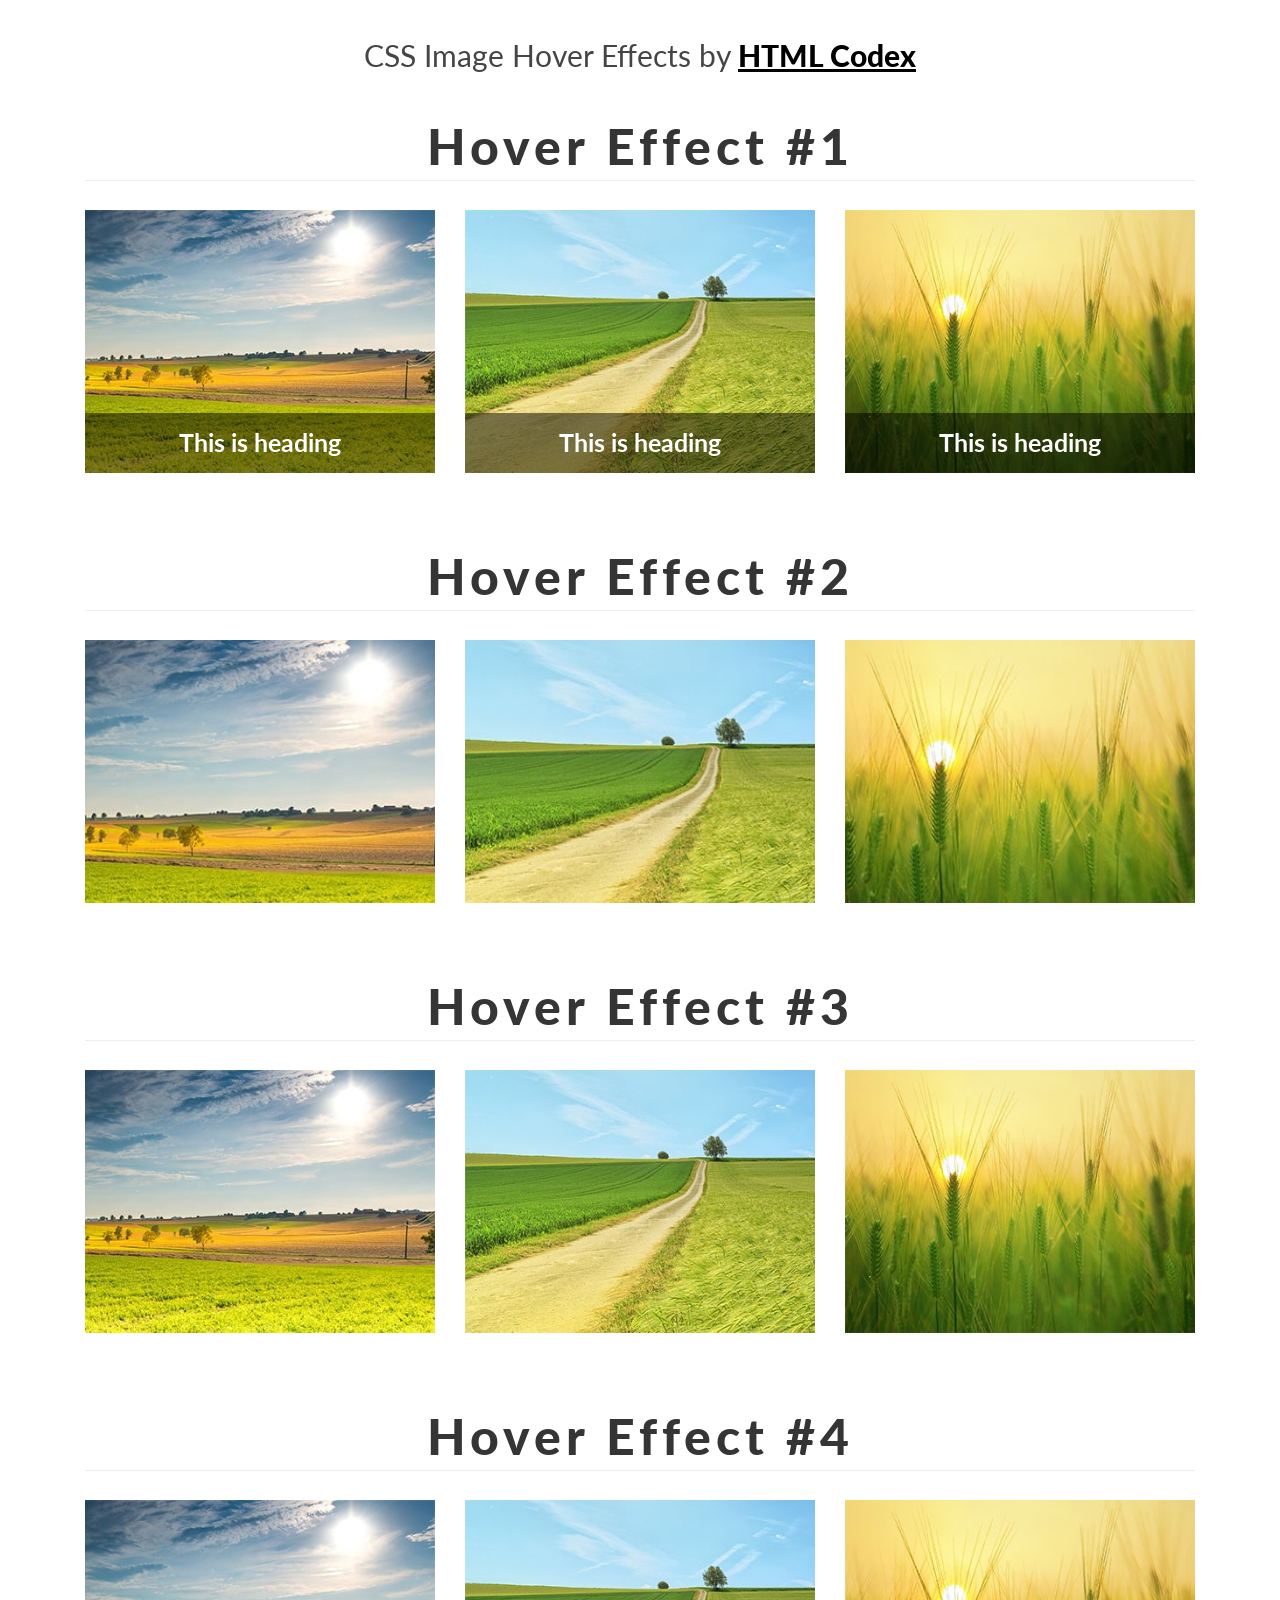
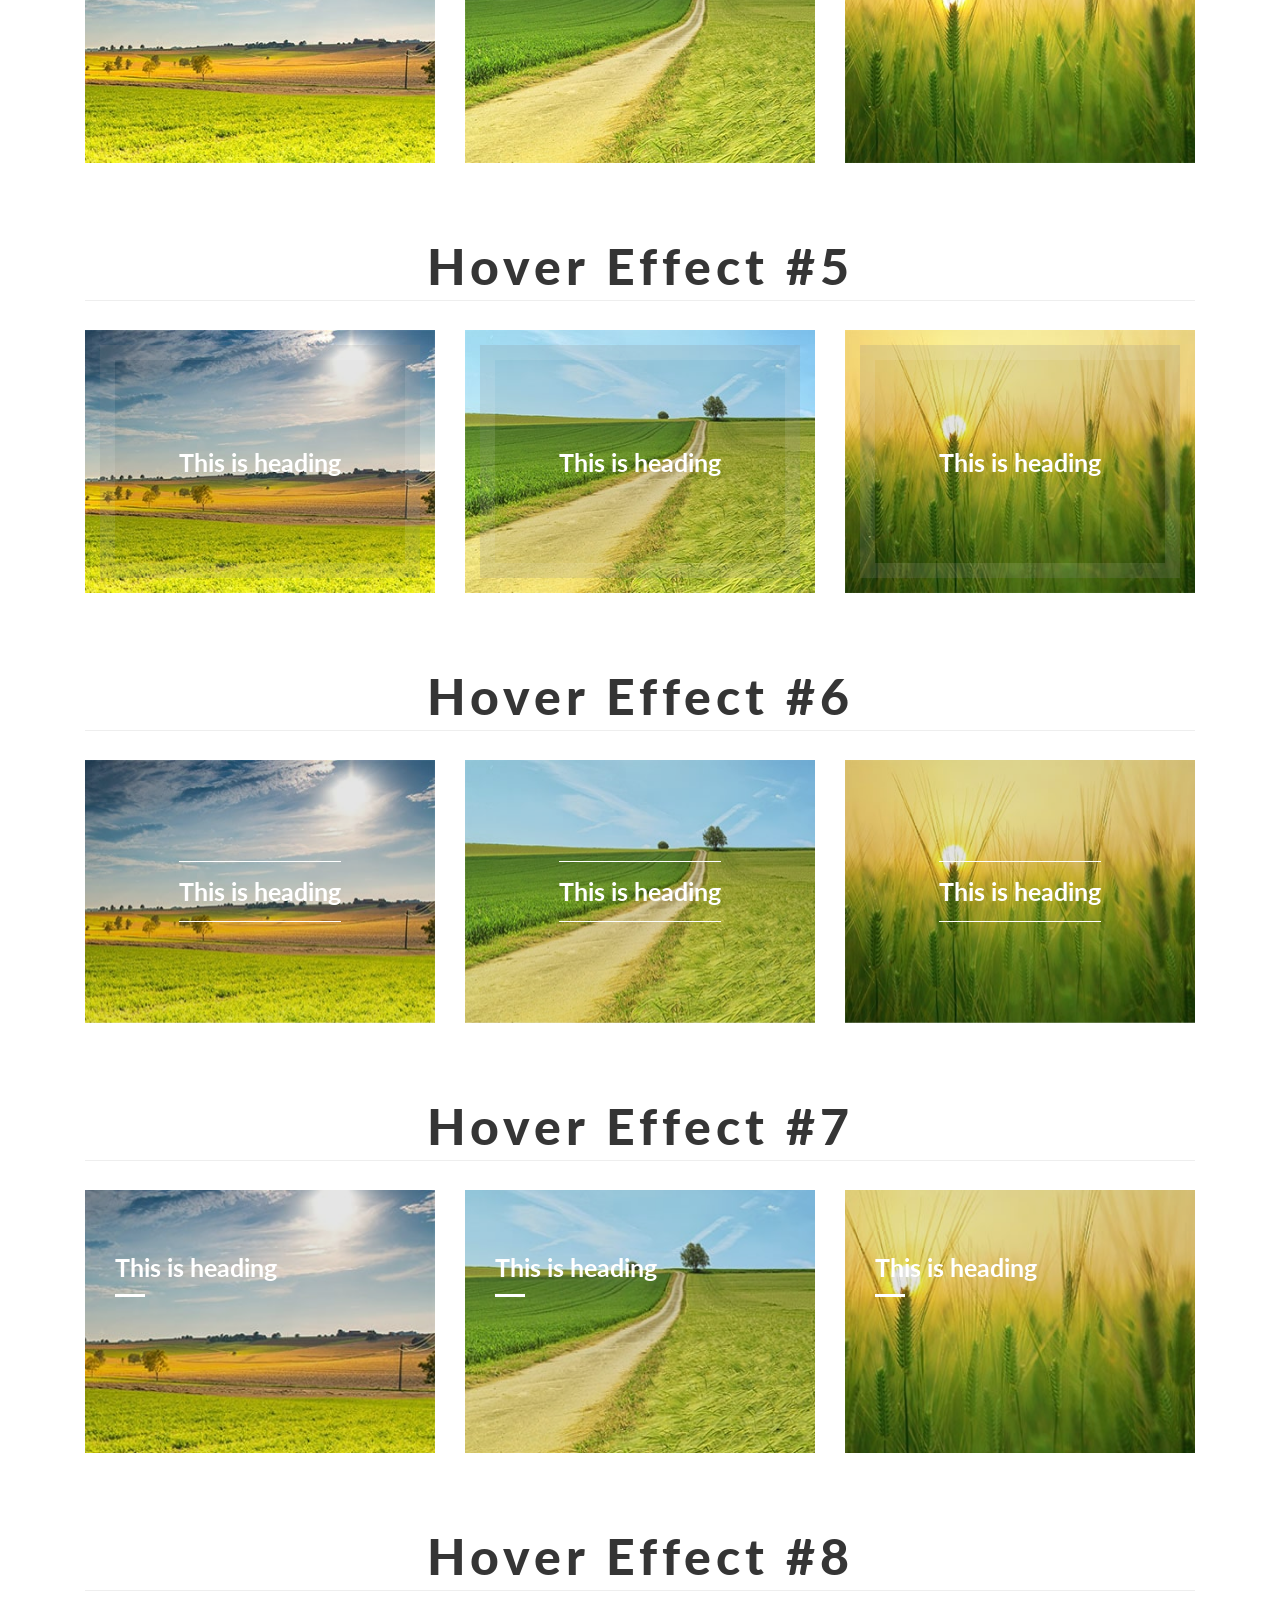
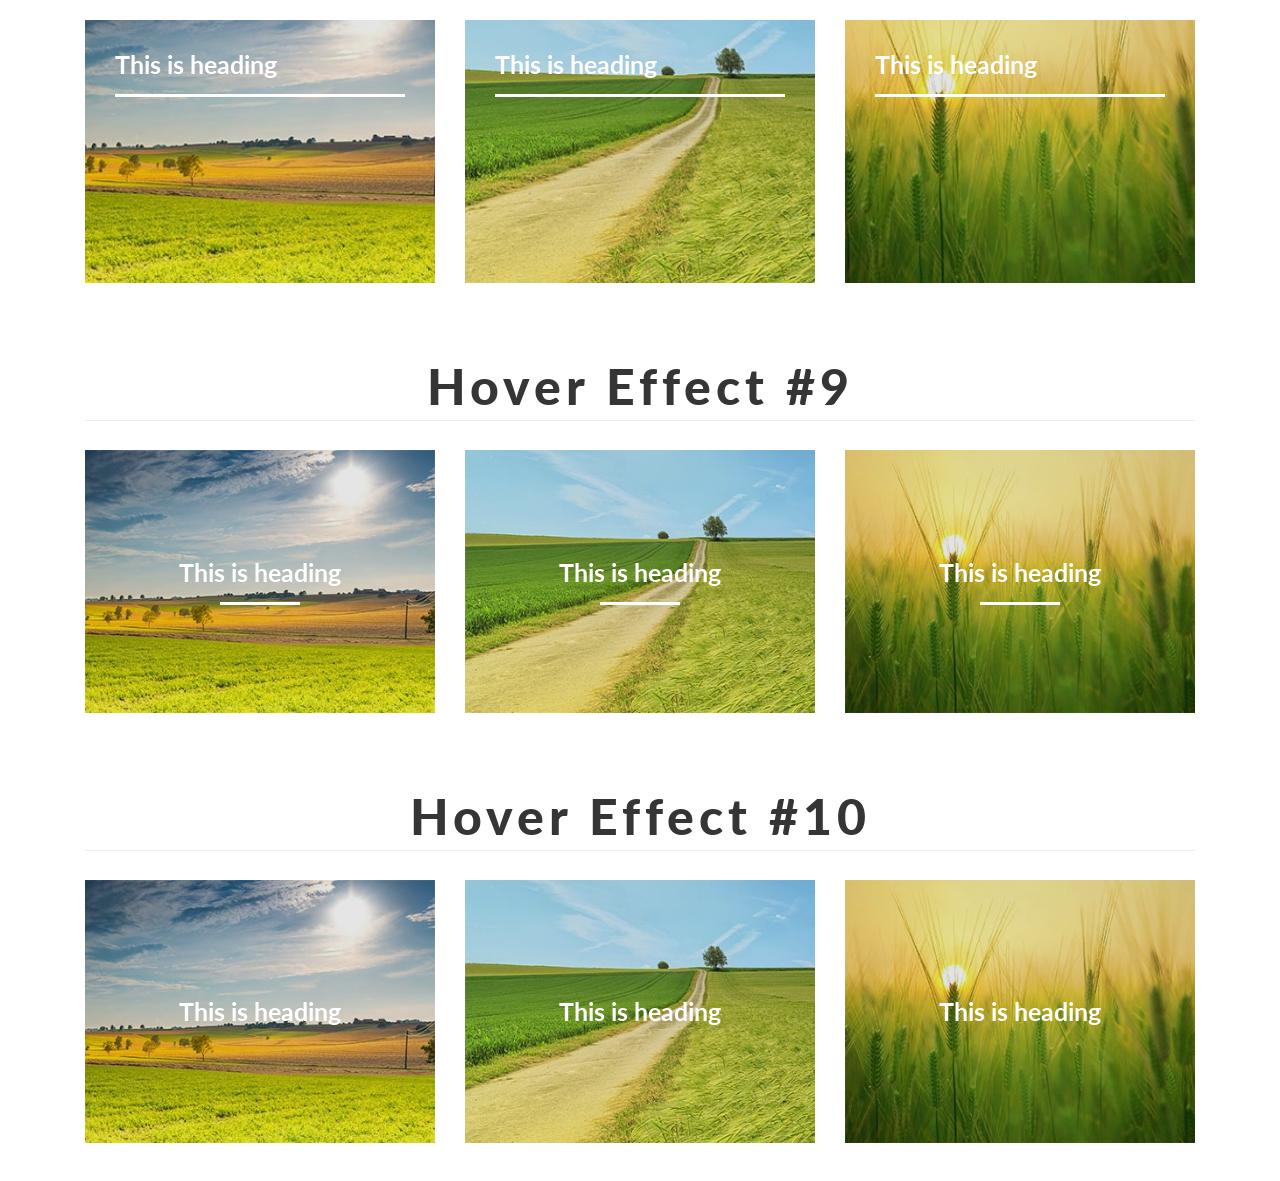
<file: css-image-hover-effects/index.html>
<!DOCTYPE html>
<html lang="en">
    <head>
        <meta charset="utf-8">
        <title>HTML & CSS Image Hover Effects</title>
        <meta content="width=device-width, initial-scale=1.0" name="viewport">
        <meta content="HTML & CSS Image Hover Effects" name="keywords">
        <meta content="HTML & CSS Image Hover Effects" name="description">

        <!-- Favicon -->
        <link href="img/favicon.ico" rel="icon">

        <!-- Google Fonts -->
        <link href="https://fonts.googleapis.com/css?family=Lato:400,700,900&display=swap" rel="stylesheet">
        
        <!-- Font Awesome -->
        <link href="https://cdnjs.cloudflare.com/ajax/libs/font-awesome/5.10.0/css/all.min.css" rel="stylesheet">

        <!-- Template Style sheet -->
        <link href="css/style.css" rel="stylesheet">
    </head>

    <body>
		<div class="container credit">
			CSS Image Hover Effects by <a href="https://htmlcodex.com">HTML Codex</a>
        </div>
        <!-- Hover Effect #1 Start -->
        <div class="container">
            <div class="section-title">
                <h1>Hover Effect #1</h1>
            </div>
            <div class="row">
                <div class="column">
                    <div class="effect-1">
                        <div class="effect-img">
                            <img src="img/img-1.jpg" alt="Team Image">
                        </div>
                        <div class="effect-text">
                            <h2>This is heading</h2>
                            <p>Lorem ipsum dolor sit amet, consectetur adipiscing elit. Donec sed purus consectetur, interdum felis in, auctor ligula.</p>
                            <div class="effect-btn">
                                <a class="btn" href="#"><i class="fa fa-eye"></i> Read More</a>
                            </div>
                        </div>
                    </div>
                </div>
                <div class="column">
                    <div class="effect-1">
                        <div class="effect-img">
                            <img src="img/img-2.jpg" alt="Team Image">
                        </div>
                        <div class="effect-text">
                            <h2>This is heading</h2>
                            <p>Lorem ipsum dolor sit amet, consectetur adipiscing elit. Donec sed purus consectetur, interdum felis in, auctor ligula.</p>
                            <div class="effect-btn">
                                <a class="btn" href="#"><i class="fa fa-eye"></i> Read More</a>
                            </div>
                        </div>
                    </div>
                </div>
                <div class="column">
                    <div class="effect-1">
                        <div class="effect-img">
                            <img src="img/img-3.jpg" alt="Team Image">
                        </div>
                        <div class="effect-text">
                            <h2>This is heading</h2>
                            <p>Lorem ipsum dolor sit amet, consectetur adipiscing elit. Donec sed purus consectetur, interdum felis in, auctor ligula.</p>
                            <div class="effect-btn">
                                <a class="btn" href="#"><i class="fa fa-eye"></i> Read More</a>
                            </div>
                        </div>
                    </div>
                </div>
            </div> 
        </div>
        <!-- Hover Effect #1 End -->
        
        
        <!-- Hover Effect #2 Start -->
        <div class="container">
            <div class="section-title">
                <h1>Hover Effect #2</h1>
            </div>
            <div class="row">
                <div class="column">
                    <div class="effect-2">
                        <div class="effect-img">
                            <img src="img/img-1.jpg" alt="Team Image">
                        </div>
                        <div class="effect-text">
                            <p>Lorem ipsum dolor sit amet, consectetur adipiscing elit. Donec sed purus consectetur, interdum felis in, auctor ligula.</p>
                            <div class="effect-btn">
                                <h2>This is heading</h2>
                                <a class="btn" href="#"><i class="fa fa-eye"></i></a>
                                <a class="btn" href="#"><i class="fa fa-link"></i></a>
                            </div>
                        </div>
                    </div>
                </div>
                <div class="column">
                    <div class="effect-2">
                        <div class="effect-img">
                            <img src="img/img-2.jpg" alt="Team Image">
                        </div>
                        <div class="effect-text">
                            <p>Lorem ipsum dolor sit amet, consectetur adipiscing elit. Donec sed purus consectetur, interdum felis in, auctor ligula.</p>
                            <div class="effect-btn">
                                <h2>This is heading</h2>
                                <a class="btn" href="#"><i class="fa fa-eye"></i></a>
                                <a class="btn" href="#"><i class="fa fa-link"></i></a>
                            </div>
                        </div>
                    </div>
                </div>
                <div class="column">
                    <div class="effect-2">
                        <div class="effect-img">
                            <img src="img/img-3.jpg" alt="Team Image">
                        </div>
                        <div class="effect-text">
                            <p>Lorem ipsum dolor sit amet, consectetur adipiscing elit. Donec sed purus consectetur, interdum felis in, auctor ligula.</p>
                            <div class="effect-btn">
                                <h2>This is heading</h2>
                                <a class="btn" href="#"><i class="fa fa-eye"></i></a>
                                <a class="btn" href="#"><i class="fa fa-link"></i></a>
                            </div>
                        </div>
                    </div>
                </div>
            </div> 
        </div>
        <!-- Hover Effect #2 End -->
        
        
        
        <!-- Hover Effect #3 Start -->
        <div class="container">
            <div class="section-title">
                <h1>Hover Effect #3</h1>
            </div>
            <div class="row">
                <div class="column">
                    <div class="effect-3">
                        <div class="effect-img">
                            <img src="img/img-1.jpg" alt="Team Image">
                        </div>
                        <div class="effect-text">
                            <h2>This is heading</h2>
                            <p>Lorem ipsum dolor sit amet, consectetur adipiscing elit. Donec sed purus consectetur, interdum felis in, auctor ligula.</p>
                            <div class="effect-btn">
                                <a class="btn" href="#"><i class="fa fa-eye"></i> Read More</a>
                            </div>
                        </div>
                    </div>
                </div>
                <div class="column">
                    <div class="effect-3">
                        <div class="effect-img">
                            <img src="img/img-2.jpg" alt="Team Image">
                        </div>
                        <div class="effect-text">
                            <h2>This is heading</h2>
                            <p>Lorem ipsum dolor sit amet, consectetur adipiscing elit. Donec sed purus consectetur, interdum felis in, auctor ligula.</p>
                            <div class="effect-btn">
                                <a class="btn" href="#"><i class="fa fa-eye"></i> Read More</a>
                            </div>
                        </div>
                    </div>
                </div>
                <div class="column">
                    <div class="effect-3">
                        <div class="effect-img">
                            <img src="img/img-3.jpg" alt="Team Image">
                        </div>
                        <div class="effect-text">
                            <h2>This is heading</h2>
                            <p>Lorem ipsum dolor sit amet, consectetur adipiscing elit. Donec sed purus consectetur, interdum felis in, auctor ligula.</p>
                            <div class="effect-btn">
                                <a class="btn" href="#"><i class="fa fa-eye"></i> Read More</a>
                            </div>
                        </div>
                    </div>
                </div>
            </div> 
        </div>
        <!-- Hover Effect #3 End -->
        
        
        
        <!-- Hover Effect #4 Start -->
        <div class="container">
            <div class="section-title">
                <h1>Hover Effect #4</h1>
            </div>
            <div class="row">
                <div class="column">
                    <div class="effect-4">
                        <div class="effect-img">
                            <img src="img/img-1.jpg" alt="Team Image">
                        </div>
                        <div class="effect-text">
                            <div class="effect-text-inner">
                                <h2>This is heading</h2>
                                <p>Lorem ipsum dolor sit amet, consectetur adipiscing elit. Donec sed purus consectetur, interdum felis in, auctor ligula.</p>
                                <div class="effect-btn">
                                    <a class="btn" href="#"><i class="fa fa-eye"></i> Read More</a>
                                </div>
                            </div>
                        </div>
                    </div>
                </div>
                <div class="column">
                    <div class="effect-4">
                        <div class="effect-img">
                            <img src="img/img-2.jpg" alt="Team Image">
                        </div>
                        <div class="effect-text">
                            <div class="effect-text-inner">
                                <h2>This is heading</h2>
                                <p>Lorem ipsum dolor sit amet, consectetur adipiscing elit. Donec sed purus consectetur, interdum felis in, auctor ligula.</p>
                                <div class="effect-btn">
                                    <a class="btn" href="#"><i class="fa fa-eye"></i> Read More</a>
                                </div>
                            </div>
                        </div>
                    </div>
                </div>
                <div class="column">
                    <div class="effect-4">
                        <div class="effect-img">
                            <img src="img/img-3.jpg" alt="Team Image">
                        </div>
                        <div class="effect-text">
                            <div class="effect-text-inner">
                                <h2>This is heading</h2>
                                <p>Lorem ipsum dolor sit amet, consectetur adipiscing elit. Donec sed purus consectetur, interdum felis in, auctor ligula.</p>
                                <div class="effect-btn">
                                    <a class="btn" href="#"><i class="fa fa-eye"></i> Read More</a>
                                </div>
                            </div>
                        </div>
                    </div>
                </div>
            </div> 
        </div>
        <!-- Hover Effect #4 End -->
        
        
        
        <!-- Hover Effect #5 Start -->
        <div class="container">
            <div class="section-title">
                <h1>Hover Effect #5</h1>
            </div>
            <div class="row">
                <div class="column">
                    <div class="effect-5">
                        <div class="effect-img">
                            <img src="img/img-1.jpg" alt="Team Image">
                        </div>
                        <div class="effect-text">
                            <h2>This is heading</h2>
                            <p>Lorem ipsum dolor sit amet, consectetur adipiscing elit. Donec sed purus consectetur, interdum felis in, auctor ligula.</p>
                            <div class="effect-btn">
                                <a class="btn" href="#"><i class="fa fa-eye"></i> Read More</a>
                            </div>
                        </div>
                    </div>
                </div>
                <div class="column">
                    <div class="effect-5">
                        <div class="effect-img">
                            <img src="img/img-2.jpg" alt="Team Image">
                        </div>
                        <div class="effect-text">
                            <h2>This is heading</h2>
                            <p>Lorem ipsum dolor sit amet, consectetur adipiscing elit. Donec sed purus consectetur, interdum felis in, auctor ligula.</p>
                            <div class="effect-btn">
                                <a class="btn" href="#"><i class="fa fa-eye"></i> Read More</a>
                            </div>
                        </div>
                    </div>
                </div>
                <div class="column">
                    <div class="effect-5">
                        <div class="effect-img">
                            <img src="img/img-3.jpg" alt="Team Image">
                        </div>
                        <div class="effect-text">
                            <h2>This is heading</h2>
                            <p>Lorem ipsum dolor sit amet, consectetur adipiscing elit. Donec sed purus consectetur, interdum felis in, auctor ligula.</p>
                            <div class="effect-btn">
                                <a class="btn" href="#"><i class="fa fa-eye"></i> Read More</a>
                            </div>
                        </div>
                    </div>
                </div>
            </div> 
        </div>
        <!-- Hover Effect #5 End -->
        
        
        <!-- Hover Effect #6 Start -->
        <div class="container">
            <div class="section-title">
                <h1>Hover Effect #6</h1>
            </div>
            <div class="row">
                <div class="column">
                    <div class="effect-6">
                        <div class="effect-img">
                            <img src="img/img-1.jpg" alt="Team Image">
                        </div>
                        <div class="effect-title">
                            <h2>This is heading</h2>
                        </div>
                        <div class="effect-text">
                            <p>Lorem ipsum dolor sit amet, consectetur adipiscing elit. Donec sed purus consectetur, interdum felis in, auctor ligula.</p>
                        </div>
                    </div>
                </div>
                <div class="column">
                    <div class="effect-6">
                        <div class="effect-img">
                            <img src="img/img-2.jpg" alt="Team Image">
                        </div>
                        <div class="effect-title">
                            <h2>This is heading</h2>
                        </div>
                        <div class="effect-text">
                            <p>Lorem ipsum dolor sit amet, consectetur adipiscing elit. Donec sed purus consectetur, interdum felis in, auctor ligula.</p>
                        </div>
                    </div>
                </div>
                <div class="column">
                    <div class="effect-6">
                        <div class="effect-img">
                            <img src="img/img-3.jpg" alt="Team Image">
                        </div>
                        <div class="effect-title">
                            <h2>This is heading</h2>
                        </div>
                        <div class="effect-text">
                            <p>Lorem ipsum dolor sit amet, consectetur adipiscing elit. Donec sed purus consectetur, interdum felis in, auctor ligula.</p>
                        </div>
                    </div>
                </div>
            </div> 
        </div>
        <!-- Hover Effect #6 End -->
        
        
        <!-- Hover Effect #7 Start -->
        <div class="container">
            <div class="section-title">
                <h1>Hover Effect #7</h1>
            </div>
            <div class="row">
                <div class="column">
                    <div class="effect-7">
                        <div class="effect-img">
                            <img src="img/img-1.jpg" alt="Team Image">
                        </div>
                        <div class="effect-text">
                            <h2>This is heading</h2>
                            <p>Lorem ipsum dolor sit amet, consectetur adipiscing elit. Donec sed purus consectetur, interdum felis in, auctor ligula.</p>
                        </div>
                    </div>
                </div>
                <div class="column">
                    <div class="effect-7">
                        <div class="effect-img">
                            <img src="img/img-2.jpg" alt="Team Image">
                        </div>
                        <div class="effect-text">
                            <h2>This is heading</h2>
                            <p>Lorem ipsum dolor sit amet, consectetur adipiscing elit. Donec sed purus consectetur, interdum felis in, auctor ligula.</p>
                        </div>
                    </div>
                </div>
                <div class="column">
                    <div class="effect-7">
                        <div class="effect-img">
                            <img src="img/img-3.jpg" alt="Team Image">
                        </div>
                        <div class="effect-text">
                            <h2>This is heading</h2>
                            <p>Lorem ipsum dolor sit amet, consectetur adipiscing elit. Donec sed purus consectetur, interdum felis in, auctor ligula.</p>
                        </div>
                    </div>
                </div>
            </div> 
        </div>
        <!-- Hover Effect #7 End -->
        
        
        <!-- Hover Effect #8 Start -->
        <div class="container">
            <div class="section-title">
                <h1>Hover Effect #8</h1>
            </div>
            <div class="row">
                <div class="column">
                    <div class="effect-8">
                        <div class="effect-img">
                            <img src="img/img-1.jpg" alt="Team Image">
                        </div>
                        <div class="effect-text">
                            <h2>This is heading</h2>
                            <div class="effect-detail">
                                <p>Lorem ipsum dolor sit amet, consectetur adipiscing elit. Donec sed purus consectetur, interdum felis in, auctor ligula.</p>
                            </div>
                        </div>
                    </div>
                </div>
                <div class="column">
                    <div class="effect-8">
                        <div class="effect-img">
                            <img src="img/img-2.jpg" alt="Team Image">
                        </div>
                        <div class="effect-text">
                            <h2>This is heading</h2>
                            <div class="effect-detail">
                                <p>Lorem ipsum dolor sit amet, consectetur adipiscing elit. Donec sed purus consectetur, interdum felis in, auctor ligula.</p>
                            </div>
                        </div>
                    </div>
                </div>
                <div class="column">
                    <div class="effect-8">
                        <div class="effect-img">
                            <img src="img/img-3.jpg" alt="Team Image">
                        </div>
                        <div class="effect-text">
                            <h2>This is heading</h2>
                            <div class="effect-detail">
                                <p>Lorem ipsum dolor sit amet, consectetur adipiscing elit. Donec sed purus consectetur, interdum felis in, auctor ligula.</p>
                            </div>
                        </div>
                    </div>
                </div>
            </div> 
        </div>
        <!-- Hover Effect #8 End -->
        
        
        <!-- Hover Effect #9 Start -->
        <div class="container">
            <div class="section-title">
                <h1>Hover Effect #9</h1>
            </div>
            <div class="row">
                <div class="column">
                    <div class="effect-9">
                        <div class="effect-img">
                            <img src="img/img-1.jpg" alt="Team Image">
                        </div>
                        <div class="effect-text">
                            <h2>This is heading</h2>
                            <div class="effect-detail">
                                <p>Lorem ipsum dolor sit amet, consectetur adipiscing elit. Donec sed purus consectetur, interdum felis in, auctor ligula.</p>
                            </div>
                        </div>
                    </div>
                </div>
                <div class="column">
                    <div class="effect-9">
                        <div class="effect-img">
                            <img src="img/img-2.jpg" alt="Team Image">
                        </div>
                        <div class="effect-text">
                            <h2>This is heading</h2>
                            <div class="effect-detail">
                                <p>Lorem ipsum dolor sit amet, consectetur adipiscing elit. Donec sed purus consectetur, interdum felis in, auctor ligula.</p>
                            </div>
                        </div>
                    </div>
                </div>
                <div class="column">
                    <div class="effect-9">
                        <div class="effect-img">
                            <img src="img/img-3.jpg" alt="Team Image">
                        </div>
                        <div class="effect-text">
                            <h2>This is heading</h2>
                            <div class="effect-detail">
                                <p>Lorem ipsum dolor sit amet, consectetur adipiscing elit. Donec sed purus consectetur, interdum felis in, auctor ligula.</p>
                            </div>
                        </div>
                    </div>
                </div>
            </div> 
        </div>
        <!-- Hover Effect #9 End -->
        
        
        <!-- Hover Effect #10 Start -->
        <div class="container">
            <div class="section-title">
                <h1>Hover Effect #10</h1>
            </div>
            <div class="row">
                <div class="column">
                    <div class="effect-10">
                        <div class="effect-img">
                            <img src="img/img-1.jpg" alt="Team Image">
                        </div>
                        <div class="effect-text">
                            <h2>This is heading</h2>
                            <div class="effect-detail">
                                <p>Lorem ipsum dolor sit amet, consectetur adipiscing elit. Donec sed purus consectetur, interdum felis in, auctor ligula.</p>
                            </div>
                        </div>
                    </div>
                </div>
                <div class="column">
                    <div class="effect-10">
                        <div class="effect-img">
                            <img src="img/img-2.jpg" alt="Team Image">
                        </div>
                        <div class="effect-text">
                            <h2>This is heading</h2>
                            <div class="effect-detail">
                                <p>Lorem ipsum dolor sit amet, consectetur adipiscing elit. Donec sed purus consectetur, interdum felis in, auctor ligula.</p>
                            </div>
                        </div>
                    </div>
                </div>
                <div class="column">
                    <div class="effect-10">
                        <div class="effect-img">
                            <img src="img/img-3.jpg" alt="Team Image">
                        </div>
                        <div class="effect-text">
                            <h2>This is heading</h2>
                            <div class="effect-detail">
                                <p>Lorem ipsum dolor sit amet, consectetur adipiscing elit. Donec sed purus consectetur, interdum felis in, auctor ligula.</p>
                            </div>
                        </div>
                    </div>
                </div>
            </div> 
        </div>
        <!-- Hover Effect #10 End -->
    </body>
</html>
</file>
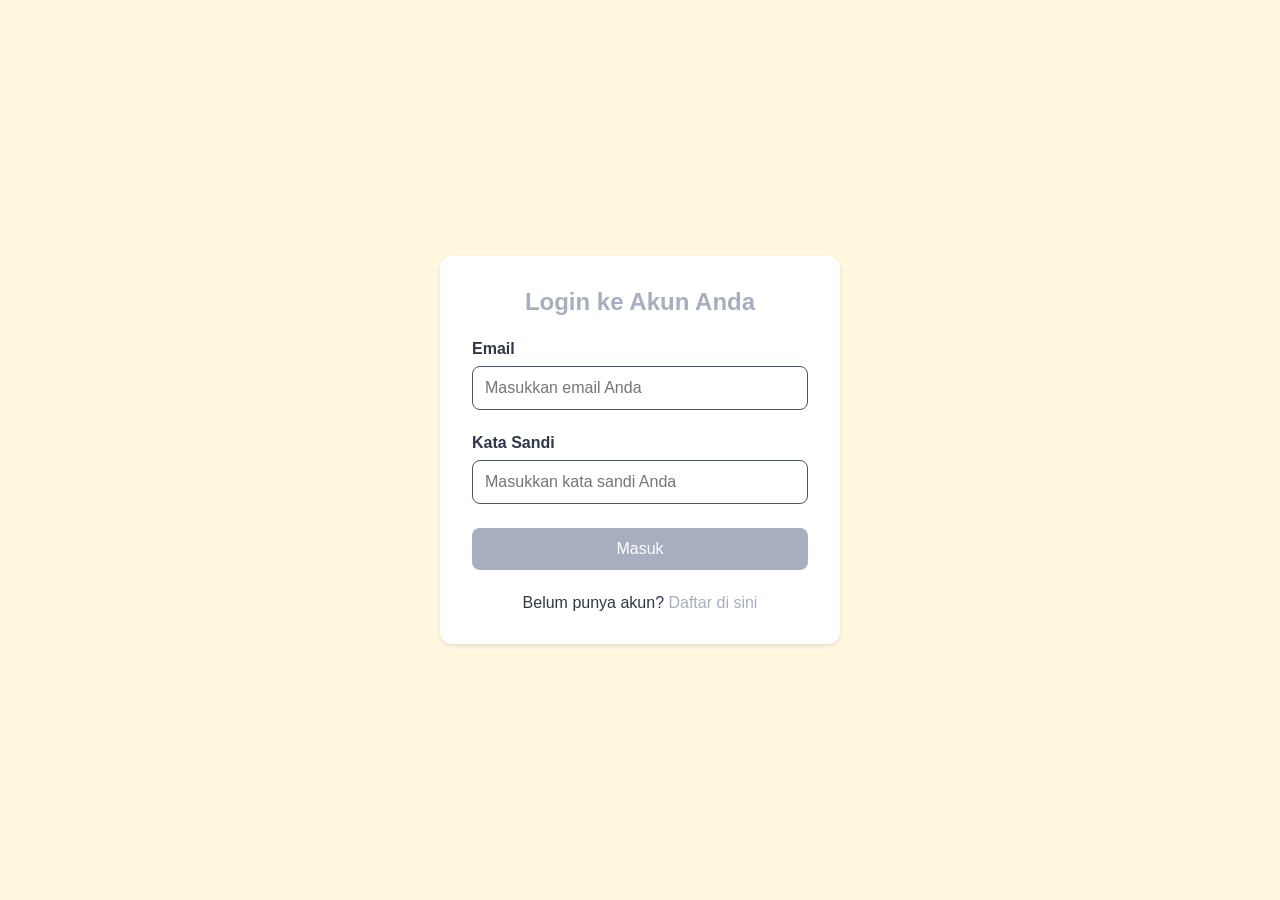
<file: MentalityApps/login.html>
<!DOCTYPE html>
<html lang="id">

<head>
    <meta charset="UTF-8">
    <meta name="viewport" content="width=device-width, initial-scale=1">
    <title>MentalityApps - Login</title>
    <style>
        * {
            margin: 0;
            padding: 0;
            box-sizing: border-box;
            font-family: 'Arial', sans-serif;
        }

        :root {
            --slate: #A6AEBF;
            --blue: #C5D3E8;
            --green: #D0E8C5;
            --cream: #FFF8DE;
            --dark-slate: #2d3748;
            --light-slate: #4A5568;
        }

        body {
            background: var(--cream);
            color: var(--dark-slate);
            display: flex;
            justify-content: center;
            align-items: center;
            min-height: 100vh;
            padding: 1rem;
        }

        .login-container {
            background: #fff;
            padding: 2rem;
            border-radius: 12px;
            box-shadow: 0 2px 4px rgba(0, 0, 0, 0.1);
            width: 100%;
            max-width: 400px;
        }

        .header {
            text-align: center;
            margin-bottom: 1.5rem;
        }

        .header h1 {
            font-size: 1.5rem;
            color: var(--slate);
        }

        .input-group {
            margin-bottom: 1.5rem;
        }

        .input-group label {
            display: block;
            margin-bottom: 0.5rem;
            font-weight: bold;
        }

        .input-group input {
            width: 100%;
            padding: 0.75rem;
            border: 1px solid var(--light-slate);
            border-radius: 8px;
            font-size: 1rem;
        }

        .btn {
            width: 100%;
            padding: 0.75rem;
            border-radius: 8px;
            border: none;
            font-weight: 500;
            cursor: pointer;
            transition: background 0.2s;
            background: var(--slate);
            color: #fff;
            font-size: 1rem;
        }

        .btn:hover {
            background: var(--green);
        }

        .footer {
            text-align: center;
            margin-top: 1.5rem;
        }

        .footer a {
            color: var(--slate);
            text-decoration: none;
        }

        .footer a:hover {
            text-decoration: underline;
        }
    </style>
</head>

<body>
    <div class="login-container">
        <div class="header">
            <h1>Login ke Akun Anda</h1>
        </div>
        <form id="loginForm">
            <div class="input-group">
                <label for="email">Email</label>
                <input type="email" id="email" required placeholder="Masukkan email Anda">
            </div>
            <div class="input-group">
                <label for="password">Kata Sandi</label>
                <input type="password" id="password" required placeholder="Masukkan kata sandi Anda">
            </div>
            <button type="submit" class="btn">Masuk</button>
        </form>
        <div class="footer">
            <p>Belum punya akun? <a href="regis.html">Daftar di sini</a></p>
        </div>
    </div>

    <script>
        document.getElementById('loginForm').addEventListener('submit', function (event) {
            event.preventDefault(); // Mencegah pengiriman form

            const email = document.getElementById('email').value;
            const password = document.getElementById('password').value;

            // Di sini Anda bisa menambahkan logika untuk memverifikasi login
            if (email && password) {
                alert('Login berhasil!'); // Ganti dengan logika autentikasi yang sesuai
                window.location.href = 'index.html';
            } else {
                alert('Silakan masukkan email dan kata sandi yang valid.');
            }
        });
    </script>
</body>

</html>
</file>
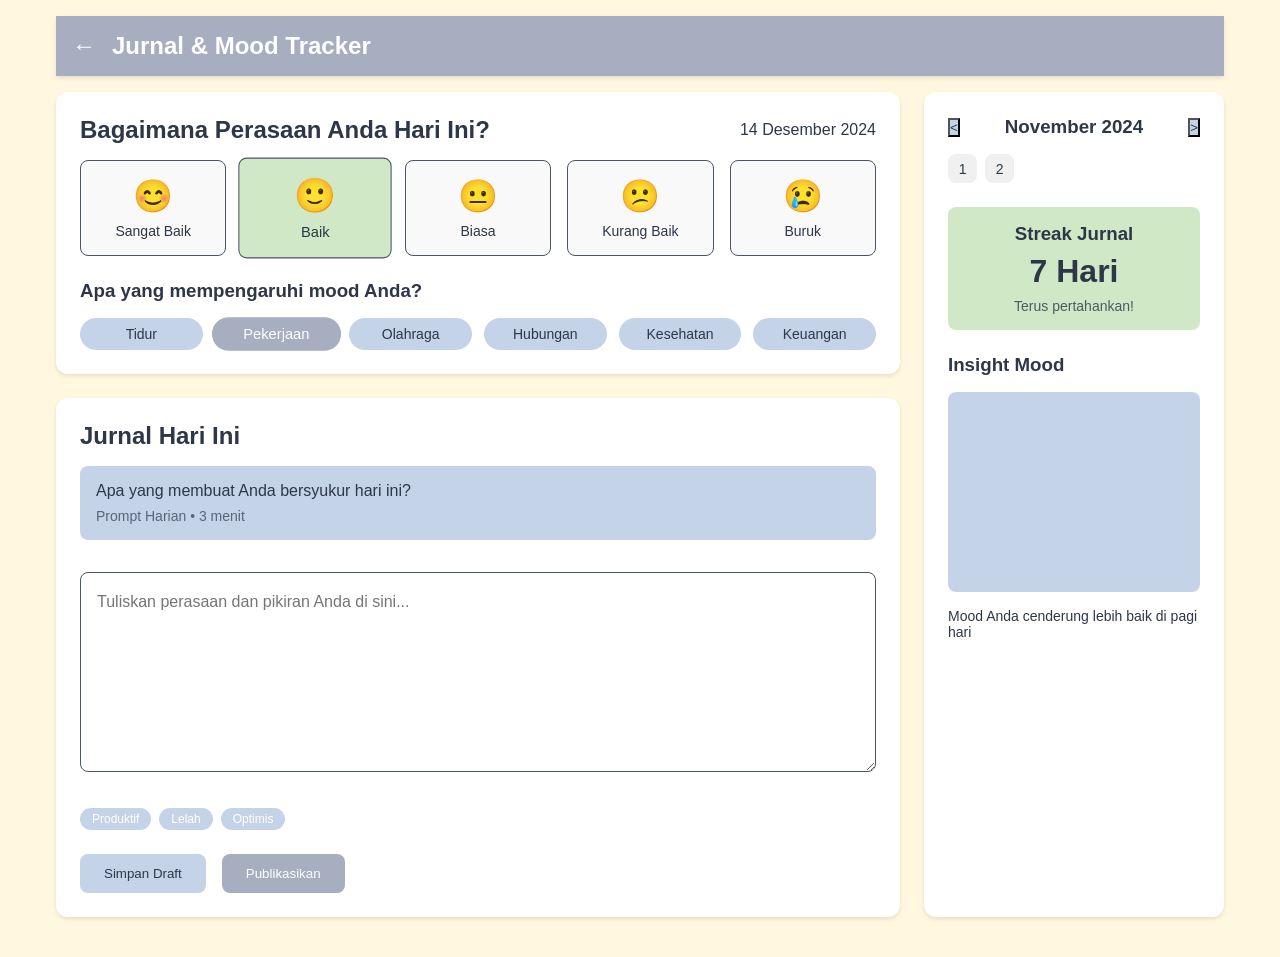
<file: MentalityApps/mentality-journal.html>
<!DOCTYPE html>
<html lang="id">

<head>
    <meta charset="UTF-8">
    <meta name="viewport" content="width=device-width, initial-scale=1">
    <title>MentalityApps - Jurnal & Mood Tracker</title>
    <style>
        * {
            margin: 0;
            padding: 0;
            box-sizing: border-box;
            font-family: 'Arial', sans-serif;
        }

        :root {
            --slate: #A6AEBF;
            --blue: #C5D3E8;
            --green: #D0E8C5;
            --cream: #FFF8DE;
            --dark-slate: #2d3748;
            --light-slate: #4A5568;
        }

        body {
            background: var(--cream);
            color: var(--dark-slate);
            max-width: 1200px;
            margin: 0 auto;
            min-height: 100vh;
            padding: 1rem;
        }

        .header {
            background: var(--slate);
            padding: 1rem;
            position: sticky;
            top: 0;
            z-index: 10;
            box-shadow: 0 2px 4px rgba(0, 0, 0, 0.1);
        }

        .header-content {
            display: flex;
            align-items: center;
            gap: 1rem;
        }

        .back-btn {
            background: none;
            border: none;
            color: #fff;
            font-size: 1.5rem;
            cursor: pointer;
        }

        .page-title {
            color: #fff;
            font-size: 1.5rem;
            font-weight: bold;
        }

        .main-content {
            display: grid;
            grid-template-columns: 1fr 300px;
            gap: 1.5rem;
            margin-top: 1rem;
        }

        @media (max-width: 768px) {
            .main-content {
                grid-template-columns: 1fr;
            }
        }

        .mood-section,
        .journal-section,
        .sidebar {
            background: #fff;
            padding: 1.5rem;
            border-radius: 12px;
            box-shadow: 0 2px 4px rgba(0, 0, 0, 0.1);
            margin-bottom: 1.5rem;
        }

        .section-header {
            display: flex;
            justify-content: space-between;
            align-items: center;
            margin-bottom: 1rem;
        }

        .mood-grid {
            display: grid;
            grid-template-columns: repeat(5, 1fr);
            gap: 1rem;
        }

        .mood-card {
            text-align: center;
            padding: 1rem;
            border-radius: 8px;
            cursor: pointer;
            transition: background 0.2s, transform 0.2s;
            background: #f9f9f9;
            border: 1px solid var(--light-slate);
        }

        .mood-card:hover,
        .mood-card.selected {
            background: var(--green);
            transform: scale(1.05);
        }

        .mood-emoji {
            font-size: 2rem;
            margin-bottom: 0.5rem;
        }

        .mood-label {
            font-size: 0.875rem;
        }

        .factors-grid {
            display: grid;
            grid-template-columns: repeat(auto-fill, minmax(120px, 1fr));
            gap: 0.75rem;
            margin-top: 1rem;
        }

        .factor-chip {
            background: var(--blue);
            padding: 0.5rem;
            border-radius: 20px;
            font-size: 0.875rem;
            text-align: center;
            cursor: pointer;
            transition: background 0.2s, transform 0.2s;
        }

        .factor-chip:hover,
        .factor-chip.selected {
            background: var(--slate);
            color: #fff;
            transform: scale(1.05);
        }

        .journal-input {
            width: 100%;
            min-height: 200px;
            padding: 1rem;
            border: 1px solid var(--light-slate);
            border-radius: 8px;
            margin: 1rem 0;
            font-size: 1rem;
            line-height: 1.6;
            resize: vertical;
        }

        .prompt-card {
            background: var(--blue);
            padding: 1rem;
            border-radius: 8px;
            margin-bottom: 1rem;
            cursor: pointer;
            transition: transform 0.2s;
        }

        .prompt-card:hover {
            transform: translateY(-3px);
        }

        .prompt-text {
            font-weight: 500;
            margin-bottom: 0.5rem;
        }

        .prompt-meta {
            font-size: 0.875rem;
            opacity: 0.7;
        }

        .calendar {
            margin-bottom: 1.5rem;
        }

        .calendar-header {
            display: flex;
            justify-content: space-between;
            align-items: center;
            margin-bottom: 1rem;
        }

        .calendar-grid {
            display: grid;
            grid-template-columns: repeat(7, 1fr);
            gap: 0.5rem;
        }

        .calendar-day {
            aspect-ratio: 1;
            display: flex;
            align-items: center;
            justify-content: center;
            font-size: 0.875rem;
            position: relative;
            background: #f0f0f0;
            border-radius: 8px;
            transition: background 0.2s, transform 0.2s;
        }

        .calendar-day:hover {
            background: var(--blue);
            color: #fff;
            transform: scale(1.05);
        }

        .mood-dot {
            width: 8px;
            height: 8px;
            border-radius: 50%;
            position: absolute;
            bottom: 2px;
        }

        .streak-section {
            text-align: center;
            padding: 1rem;
            background: var(--green);
            border-radius: 8px;
        }

        .streak-number {
            font-size: 2rem;
            font-weight: 600;
            margin: 0.5rem 0;
        }

        .streak-label {
            font-size: 0.875rem;
            opacity: 0.8;
        }

        .mood-insights {
            margin-top: 1.5rem;
        }

        .chart-container {
            height: 200px;
            margin: 1rem 0;
            background: var(--blue);
            border-radius: 8px;
        }

        .btn {
            padding: 0.75rem 1.5rem;
            border-radius: 8px;
            font-weight: 500;
            border: none;
            cursor: pointer;
            transition: background 0.2s, transform 0.2s;
        }

        .btn-primary {
            background: var(--slate);
            color: #fff;
        }

        .btn-secondary {
            background: var(--blue);
            color: #2d3748;
        }

        .btn:hover {
            transform: scale(1.05);
        }

        .action-row {
            display: flex;
            gap: 1rem;
            margin-top: 1.5rem;
        }

        .tag-cloud {
            display: flex;
            flex-wrap: wrap;
            gap: 0.5rem;
            margin: 1rem 0;
        }

        .mood-tag {
            padding: 0.25rem 0.75rem;
            border-radius: 15px;
            font-size: 0.75rem;
            background: var(--blue);
            color: #fff;
        }
    </style>
</head>

<body>
    <header class="header">
        <div class="header-content">
            <button class="back-btn">←</button>
            <h1 class="page-title">Jurnal & Mood Tracker</h1>
        </div>
    </header>
    <main class="main-content">
        <div class="content-area">
            <section class="mood-section">
                <div class="section-header">
                    <h2>Bagaimana Perasaan Anda Hari Ini?</h2>
                    <span>14 Desember 2024</span>
                </div>
                <div class="mood-grid">
                    <div class="mood-card">
                        <div class="mood-emoji">😊</div>
                        <div class="mood-label">Sangat Baik</div>
                    </div>
                    <div class="mood-card selected">
                        <div class="mood-emoji">🙂</div>
                        <div class="mood-label">Baik</div>
                    </div>
                    <div class="mood-card">
                        <div class="mood-emoji">😐</div>
                        <div class="mood-label">Biasa</div>
                    </div>
                    <div class="mood-card">
                        <div class="mood-emoji">😕</div>
                        <div class="mood-label">Kurang Baik</div>
                    </div>
                    <div class="mood-card">
                        <div class="mood-emoji">😢</div>
                        <div class="mood-label">Buruk</div>
                    </div>
                </div>
                <h3 style="margin: 1.5rem 0 1rem">Apa yang mempengaruhi mood Anda?</h3>
                <div class="factors-grid">
                    <div class="factor-chip">Tidur</div>
                    <div class="factor-chip selected">Pekerjaan</div>
                    <div class="factor-chip">Olahraga</div>
                    <div class="factor-chip">Hubungan</div>
                    <div class="factor-chip">Kesehatan</div>
                    <div class="factor-chip">Keuangan</div>
                </div>
            </section>
            <section class="journal-section">
                <div class="section-header">
                    <h2>Jurnal Hari Ini</h2>
                </div>
                <div class="prompt-section">
                    <div class="prompt-card">
                        <div class="prompt-text">Apa yang membuat Anda bersyukur hari ini?</div>
                        <div class="prompt-meta">Prompt Harian • 3 menit</div>
                    </div>
                </div>
                <textarea class="journal-input" placeholder="Tuliskan perasaan dan pikiran Anda di sini..."></textarea>
                <div class="tag-cloud">
                    <span class="mood-tag">Produktif</span>
                    <span class="mood-tag">Lelah</span>
                    <span class="mood-tag">Optimis</span>
                </div>
                <div class="action-row">
                    <button class="btn btn-secondary">Simpan Draft</button>
                    <button class="btn btn-primary">Publikasikan</button>
                </div>
            </section>
        </div>
        <aside class="sidebar">
            <div class="calendar">
                <div class="calendar-header">
                    <button class="btn-secondary">&lt;</button>
                    <h3>November 2024</h3>
                    <button class="btn-secondary">&gt;</button>
                </div>
                <div class="calendar-grid">
                    <div class="calendar-day">1<span class="mood-dot mood-good"></span></div>
                    <div class="calendar-day">2<span class="mood-dot mood-excellent"></span></div>
                    <!-- Calendar days would be generated dynamically -->
                </div>
            </div>
            <div class="streak-section">
                <h3>Streak Jurnal</h3>
                <div class="streak-number">7 Hari</div>
                <div class="streak-label">Terus pertahankan!</div>
            </div>
            <div class="mood-insights">
                <h3>Insight Mood</h3>
                <div class="chart-container"></div>
                <p style="font-size: 0.875rem; margin-top: 0.5rem">Mood Anda cenderung lebih baik di pagi hari</p>
            </div>
        </aside>
    </main>
    <script>
        document.addEventListener('DOMContentLoaded', () => {
            // Mengelola pemilihan mood
            const moodCards = document.querySelectorAll('.mood-card');
            moodCards.forEach(card => {
                card.addEventListener('click', () => {
                    moodCards.forEach(c => c.classList.remove('selected'));
                    card.classList.add('selected');
                });
            });

            // Menyimpan draft jurnal
            const saveDraftButton = document.querySelector('.btn-secondary');
            saveDraftButton.addEventListener('click', () => {
                const journalInput = document.querySelector('.journal-input');
                const draftContent = journalInput.value;
                if (draftContent) {
                    localStorage.setItem('journalDraft', draftContent);
                    alert('Draft jurnal telah disimpan!');
                } else {
                    alert('Silakan tulis sesuatu sebelum menyimpan draft.');
                }
            });

            // Memuat draft jurnal jika ada
            const savedDraft = localStorage.getItem('journalDraft');
            if (savedDraft) {
                document.querySelector('.journal-input').value = savedDraft;
            }

            // Menerbitkan jurnal
            const publishButton = document.querySelector('.btn-primary');
            publishButton.addEventListener('click', () => {
                const journalInput = document.querySelector('.journal-input');
                const journalContent = journalInput.value;
                if (journalContent) {
                    // Di sini Anda bisa menambahkan logika untuk mengirim jurnal ke server
                    alert('Jurnal Anda telah dipublikasikan!');
                    journalInput.value = ''; // Mengosongkan input setelah publikasi
                    localStorage.removeItem('journalDraft'); // Menghapus draft yang disimpan
                } else {
                    alert('Silakan tulis sesuatu sebelum mempublikasikan.');
                }
            });
        });
    </script>
</body>

</html>
</file>
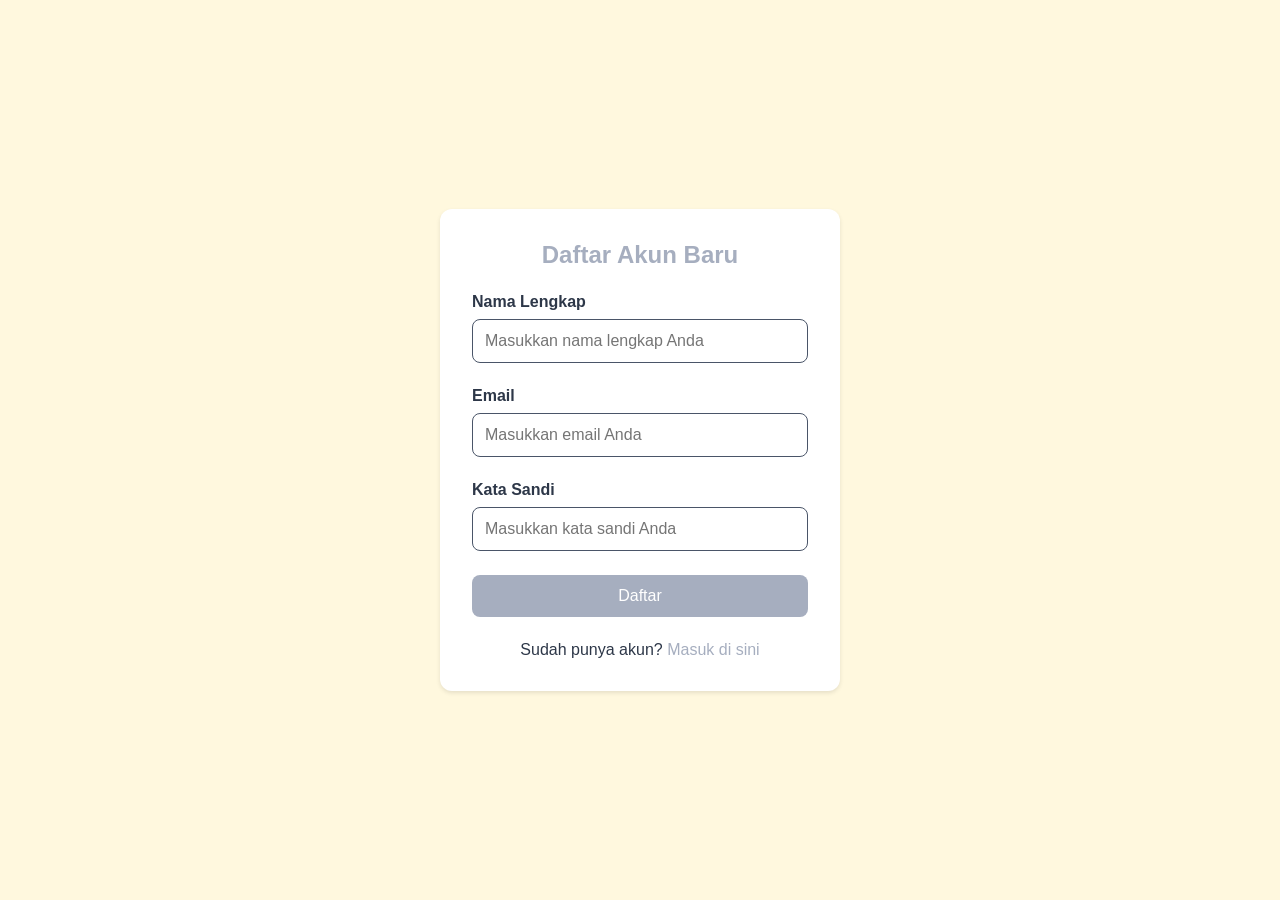
<file: MentalityApps/regis.html>
<!DOCTYPE html>
<html lang="id">

<head>
    <meta charset="UTF-8">
    <meta name="viewport" content="width=device-width, initial-scale=1">
    <title>MentalityApps - Registrasi</title>
    <style>
        * {
            margin: 0;
            padding: 0;
            box-sizing: border-box;
            font-family: 'Arial', sans-serif;
        }

        :root {
            --slate: #A6AEBF;
            --blue: #C5D3E8;
            --green: #D0E8C5;
            --cream: #FFF8DE;
            --dark-slate: #2d3748;
            --light-slate: #4A5568;
        }

        body {
            background: var(--cream);
            color: var(--dark-slate);
            display: flex;
            justify-content: center;
            align-items: center;
            min-height: 100vh;
            padding: 1rem;
        }

        .register-container {
            background: #fff;
            padding: 2rem;
            border-radius: 12px;
            box-shadow: 0 2px 4px rgba(0, 0, 0, 0.1);
            width: 100%;
            max-width: 400px;
        }

        .header {
            text-align: center;
            margin-bottom: 1.5rem;
        }

        .header h1 {
            font-size: 1.5rem;
            color: var(--slate);
        }

        .input-group {
            margin-bottom: 1.5rem;
        }

        .input-group label {
            display: block;
            margin-bottom: 0.5rem;
            font-weight: bold;
        }

        .input-group input {
            width: 100%;
            padding: 0.75rem;
            border: 1px solid var(--light-slate);
            border-radius: 8px;
            font-size: 1rem;
        }

        .btn {
            width: 100%;
            padding: 0.75rem;
            border-radius: 8px;
            border: none;
            font-weight: 500;
            cursor: pointer;
            transition: background 0.2s;
            background: var(--slate);
            color: #fff;
            font-size: 1rem;
        }

        .btn:hover {
            background: var(--green);
        }

        .footer {
            text-align: center;
            margin-top: 1.5rem;
        }

        .footer a {
            color: var(--slate);
            text-decoration: none;
        }

        .footer a:hover {
            text-decoration: underline;
        }
    </style>
</head>

<body>
    <div class="register-container">
        <div class="header">
            <h1>Daftar Akun Baru</h1>
        </div>
        <form id="registerForm">
            <div class="input-group">
                <label for="name">Nama Lengkap</label>
                <input type="text" id="name" required placeholder="Masukkan nama lengkap Anda">
            </div>
            <div class="input-group">
                <label for="email">Email</label>
                <input type="email" id="email" required placeholder="Masukkan email Anda">
            </div>
            <div class="input-group">
                <label for="password">Kata Sandi</label>
                <input type="password" id="password" required placeholder="Masukkan kata sandi Anda">
            </div>
            <button type="submit" class="btn">Daftar</button>
        </form>
        <div class="footer">
            <p>Sudah punya akun? <a href="login.html">Masuk di sini</a></p>
        </div>
    </div>

    <script>
        document.getElementById('registerForm').addEventListener('submit', function (event) {
            event.preventDefault(); // Mencegah pengiriman form

            const name = document.getElementById('name').value;
            const email = document.getElementById('email').value;
            const password = document.getElementById('password').value;

            // Di sini Anda bisa menambahkan logika untuk menyimpan data registrasi
            if (name && email && password) {
                alert('Registrasi berhasil!'); // Ganti dengan logika penyimpanan yang sesuai

                // Mengarahkan pengguna ke halaman login setelah registrasi berhasil
                window.location.href = 'login.html';
            } else {
                alert('Silakan masukkan semua informasi yang diperlukan.');
            }
        });
    </script>
</body>

</html>
</file>
<file: css-image-hover-effects/css/style.css>
/**********************************/
/********** General CSS ***********/
/**********************************/
*,
*::before,
*::after {
    box-sizing: border-box;
}

html {
    font-family: sans-serif;
    line-height: 1.15;
    -webkit-text-size-adjust: 100%;
    -webkit-tap-highlight-color: rgba(0, 0, 0, 0);
}

body {
    font-family: 'Lato', sans-serif;
    color: #454545;
    font-weight: 400;
    background: #ffffff;
}

a {
    color: #333333;
    font-weight: 400;
    outline: none;
    text-decoration: none;
    transition: 0.5s;
}

a:hover,
a:active,
a:focus {
    outline: none;
    text-decoration: none;
}

p {
    padding: 0;
    margin: 0 0 15px 0;
    color: #454545;
    font-weight: 400;
}

h1,
h2,
h3,
h4,
h5,
h6 {
    padding: 0;
    margin: 0 0 15px 0;
    color: #333333;
    font-weight: 700;
    
}

h1 {
    font-weight: 900;
}

img {
    width: 100%;
    height: auto;
}

.credit {
	padding: 30px 15px 0 15px;
	text-align: center;
	font-size: 30px;
	font-weight: 400;
}

.credit a {
	font-weight: 900;
	color: #000000;
	text-decoration: underline;
}



/**********************************/
/***** Layout & Section Title *****/
/**********************************/
.container {
    width: 100%;
    padding-right: 15px;
    padding-left: 15px;
    margin-right: auto;
    margin-left: auto;
}

@media (min-width: 576px) {
    .container {
        max-width: 540px;
    }
}

@media (min-width: 768px) {
    .container {
        max-width: 720px;
    }
}

@media (min-width: 992px) {
    .container {
        max-width: 960px;
    }
}

@media (min-width: 1200px) {
    .container {
        max-width: 1140px;
    }
}

.row {
    display: -ms-flexbox;
    display: flex;
    -ms-flex-wrap: wrap;
    flex-wrap: wrap;
    margin-right: -15px;
    margin-left: -15px;
}

.column {
    position: relative;
    width: 100%;
    padding-right: 15px;
    padding-left: 15px;
    -ms-flex: 0 0 100%;
    flex: 0 0 100%;
    max-width: 100%;
}

@media (min-width: 576px) {
    .column {
        -ms-flex: 0 0 100%;
        flex: 0 0 100%;
        max-width: 100%;
    }
}

@media (min-width: 768px) {
    .column {
        -ms-flex: 0 0 50%;
        flex: 0 0 50%;
        max-width: 50%;
    }
}

@media (min-width: 992px) {
    .column {
        -ms-flex: 0 0 33.333333%;
        flex: 0 0 33.333333%;
        max-width: 33.333333%;
    }
}

.section-title {
    position: relative;
    width: 100%;
    text-align: center;
    padding: 45px 0 30px 0;
}

.section-title::after {
    position: absolute;
    content: "";
    width: 100%;
    height: 1px;
    left: 0;
    background: #eeeeee;
}

.section-title h1 {
    color: #353535;
    font-size: 50px;
    letter-spacing: 5px;
    margin-bottom: 5px;
}

@media(max-width: 767.98px) {
    .section-title h1 {
        font-size: 40px;
        letter-spacing: 3px;
    }
}

@media(max-width: 567.98px) {
    .section-title h1 {
        font-size: 30px;
        letter-spacing: 2px;
    }
}



/**********************************/
/********** Effect #1 CSS *********/
/**********************************/
.effect-1 {
    position: relative;
    margin-bottom: 30px;
    overflow: hidden;
}

.effect-1 .effect-img {
    font-size: 0;
}

.effect-1 .effect-img img {
    width: 100%;
    height: auto;
}

.effect-1 .effect-text {
    position: absolute;
    width: 100%;
    height: 100%;
    padding: 30px;
    top: calc(100% - 60px);
    left: 0;
    text-align: center;
    background: rgba(0, 0, 0, .5);
    transition: .5s;
}

.effect-1:hover .effect-text {
    top: 0;
}

.effect-1 .effect-text h2 {
    height: 45px;
    color: #ffffff;
    font-size: 25px;
    margin: -15px 0 0 0;
    transition: .5s;
}

.effect-1:hover .effect-text h2 {
    margin: 0;
}

.effect-1 .effect-text p {
    color: #ffffff;
    font-size: 16px;
    margin-bottom: 20px;
}


.effect-1 .effect-btn .btn {
    display: inline-block;
    height: 35px;
    padding: 7px 15px;
    color: #333333;
    background: #ffffff;
}



/**********************************/
/********** Effect #2 CSS *********/
/**********************************/
.effect-2 {
    position: relative;
    margin-bottom: 30px;
    overflow: hidden;
}

.effect-2 .effect-img {
    position: relative;
    font-size: 0;
    overflow: hidden;
}

.effect-2 .effect-img img {
    position: relative;
    width: 100%;
    height: auto;
    transform: scale(1.2);
    bottom: -25px;
    transition: .5s;
}

.effect-2:hover .effect-img img {
    bottom: 0;
}

.effect-2 .effect-text {
    position: absolute;
    width: 100%;
    height: 100%;
    padding: 30px;
    top: 50%;
    left: 0;
    text-align: center;
    background: rgba(0, 0, 0, .2);
    opacity: 0;
    transition: .5s;
}

.effect-2:hover .effect-text {
    top: 0;
    opacity: 1;
}

.effect-2 .effect-text p {
    color: #ffffff;
    font-size: 18px;
    margin-bottom: 20px;
}

.effect-2 .effect-btn {
    position: absolute;
    width: 100%;
    padding: 15px 7.5px;
    left: 0;
    bottom: 0;
    background: rgba(0, 0, 0, .5);
}

.effect-2 .effect-text h2 {
    display: inline-block;
    color: #ffffff;
    font-size: 22px;
    font-weight: 400;
    float: left;
    margin: 5px 7.5px 0 7.5px;
}


.effect-2 .effect-btn .btn {
    position: relative;
    display: inline-block;
    float: right;
    height: 35px;
    padding: 7px 15px;
    margin: 0 7.5px;
    color: #333333;
    background: #ffffff;
}



/**********************************/
/********** Effect #3 CSS *********/
/**********************************/
.effect-3 {
    position: relative;
    margin-bottom: 30px;
    overflow: hidden;
}

.effect-3 .effect-img {
    font-size: 0;
    overflow: hidden;
}

.effect-3 .effect-img img {
    width: 100%;
    height: auto;
    transition: .3s;
}

.effect-3:hover .effect-img img {
    transform: scale(1.2);
}

.effect-3 .effect-text {
    position: absolute;
    top: 0;
    left: 0;
    width: 100%;
    height: 100%;
    display: flex;
    align-items: center;
    justify-content: center;
    flex-direction: column;
    padding: 30px;
    text-align: center;
    background: rgba(0, 0, 0, .5);
    transition: .5s;
    transform: scale(0);
    opacity: 0;
}

.effect-3:hover .effect-text {
    transform: scale(1);
    opacity: 1;
}

.effect-3 .effect-text h2 {
    height: 45px;
    color: #ffffff;
    font-size: 25px;
    margin: 0;
}

.effect-3 .effect-text p {
    color: #ffffff;
    font-size: 16px;
    margin-bottom: 20px;
}


.effect-3 .effect-btn .btn {
    display: inline-block;
    height: 35px;
    padding: 7px 15px;
    color: #333333;
    background: #ffffff;
}



/**********************************/
/********** Effect #4 CSS *********/
/**********************************/
.effect-4 {
    position: relative;
    margin-bottom: 30px;
    overflow: hidden;
}

.effect-4 .effect-img {
    font-size: 0;
    overflow: hidden;
}

.effect-4 .effect-img img {
    width: 100%;
    height: auto;
    transition: all .3s;
}

.effect-4:hover .effect-img img {
    transform: scale(1.2);
}

.effect-4 .effect-text {
    position: absolute;
    top: 15px;
    right: 15px;
    bottom: 15px;
    left: 15px;
    display: flex;
    align-items: center;
    justify-content: center;
    text-align: center;
    background: rgba(0, 0, 0, .5);
    overflow: hidden;
    transition: all .3s ease-in;
    opacity: 0;
}

.effect-4 .effect-text .effect-text-inner {
    position: absolute;
    padding: 15px;
    z-index: 1;
}

.effect-4 .effect-text:before,
.effect-4 .effect-text:after {
    position: absolute;
    display: block;
    width: 100%;
    height: 0;
    content: '';
}

.effect-4 .effect-text:before {
    border-top: 3px solid #ffffff;
    border-right: 3px solid #ffffff;
    left: -100%;
    top: 0;
}

.effect-4 .effect-text:after {
    border-bottom: 3px solid #ffffff;
    border-left: 3px solid #ffffff;
    left: 100%;
    bottom: 0;
}

@-webkit-keyframes left-up {
    0% {
        left: 100%;
        height: 0;
    }
    50% {
        left: 0;
        height: 0;
    }
    100% {
        height: 100%;
        left: 0;
    }
}

@-webkit-keyframes right-dn {
    0% {
        left: -100%;
        height: 0;
    }
    50% {
        left: 0;
        height: 0;
    }
    100% {
        height: 100%;
        left: 0;
    }
}

.effect-4:hover .effect-text{
    opacity: 1;
}

.effect-4:hover .effect-text:after,
.effect-4:hover .effect-text:before {
    animation-delay: .1s;
    animation-duration: .5s;
    animation-iteration-count: 1;
    animation-timing-function: ease-in-out;
    animation-fill-mode: forwards
}

.effect-4:hover .effect-text:after {
    animation-name: left-up;
}

.effect-4:hover .effect-text:before {
    animation-name: right-dn;
}

.effect-4 .effect-text h2 {
    height: 45px;
    color: #ffffff;
    font-size: 25px;
    margin: 0;
}

.effect-4 .effect-text p {
    color: #ffffff;
    font-size: 16px;
    margin-bottom: 20px;
}


.effect-4 .effect-btn .btn {
    display: inline-block;
    height: 35px;
    padding: 7px 15px;
    color: #333333;
    background: #ffffff;
}



/**********************************/
/********** Effect #5 CSS *********/
/**********************************/
.effect-5 {
    position: relative;
    margin-bottom: 30px;
    overflow: hidden;
}

.effect-5 * {
    transition: .3s;
}

.effect-5 .effect-img {
    font-size: 0;
    overflow: hidden;
}

.effect-5 .effect-img img {
    width: 100%;
    height: auto;
    transition: .5s;
}

.effect-5:hover .effect-img img {
    transform: scale(1.2);
}

.effect-5 .effect-text {
    position: absolute;
    top: 15px;
    right: 15px;
    bottom: 15px;
    left: 15px;
    padding: 15px;
    text-align: center;
    background: rgba(0, 0, 0, .1);
    border: 15px solid rgba(255, 255, 255, .1);
    transition: .5s;
}

.effect-5 .effect-text h2 {
    position: relative;
    color: #ffffff;
    font-size: 25px;
    margin-bottom: 15px;
    top: calc(50% - 13px); 
    transition: .5s;
}

.effect-5 .effect-text p {
    position: relative;
    color: #ffffff;
    font-size: 16px;
    margin-bottom: 20px;
    transform: scale(0);
    opacity: 0;
    transition: .5s;
    transition-delay: .1s;
}


.effect-5 .effect-btn .btn {
    display: inline-block;
    height: 35px;
    padding: 7px 15px;
    color: #333333;
    background: #ffffff;
    transform: scale(0);
    opacity: 0;
    transition: .2s;
    transition-delay: .3s;
}

.effect-5:hover .effect-text {
    background: rgba(0, 0, 0, .5);
    border: 15px solid rgba(255, 255, 255, .5);
}

.effect-5:hover .effect-text h2 {
    top: 0;
}

.effect-5:hover .effect-text p {
    transform: scale(1);
    opacity: 1;
}

.effect-5:hover .effect-text .btn {
    transform: scale(1);
    opacity: 1;
}



/**********************************/
/********** Effect #6 CSS *********/
/**********************************/
.effect-6 {
    position: relative;
    margin-bottom: 30px;
    transition: transform 0.9s;
    transform-style: preserve-3d;
}

.effect-6:hover {
    transform: rotateY(180deg);
}

.effect-6 .effect-img {
    position: relative;
    font-size: 0;
}

.effect-6 .effect-img img {
    width: 100%;
    height: auto;
}

.effect-6 .effect-title {
    position: absolute;
    top: 0;
    left: 0;
    width: 100%;
    height: 100%;
    display: flex;
    flex-direction: column;
    align-items: center;
    justify-content: center;
    padding: 15px;
    background: rgba(0, 0, 0, .1);
    transition: .9s;
}

.effect-6 .effect-title h2 {
    padding: 15px 0;
    color: #ffffff;
    font-size: 25px;
    margin-bottom: 0;
    border-top: 1px solid #ffffff;
    border-bottom: 1px solid #ffffff;
}

.effect-6:hover .effect-title {
    opacity: 0;
}

.effect-6 .effect-text {
    position: absolute;
    top: 0;
    left: 0;
    width: 100%;
    height: 100%;
    padding: 30px;
    text-align: center;
    display: flex;
    flex-direction: column;
    align-items: center;
    justify-content: center;
    background: linear-gradient(rgba(255, 255, 255, 1), rgba(0, 0, 0, .7), rgba(255, 255, 255, 1));
    -webkit-backface-visibility: hidden;
    backface-visibility: hidden;
    transform: rotateY(180deg);
}

.effect-6 .effect-text::before,
.effect-6 .effect-text::after {
    position: absolute;
    content: "";
    left: 0;
    width: 100%;
    height: 1px;
    background: #ffffff;
}

.effect-6 .effect-text::before {
    top: 30px;
}

.effect-6 .effect-text::after {
    bottom: 30px;
}

.effect-6 .effect-text p {
    color: #ffffff;
    font-size: 18px;
    margin-bottom: 0;
}



/**********************************/
/********** Effect #7 CSS *********/
/**********************************/
.effect-7 {
    position: relative;
    margin-bottom: 30px;
    overflow: hidden;
}

.effect-7 .effect-img {
    position: relative;
    font-size: 0;
    overflow: hidden;
}

.effect-7 .effect-img img {
    position: relative;
    width: 100%;
    height: auto;
    transform: scale(1.2);
    left: -35px;
    transition: .5s;
}

.effect-7:hover .effect-img img {
    transform: scale(1.2);
    left: 0;
}

.effect-7 .effect-text {
    position: absolute;
    top: 0;
    left: 0;
    width: 100%;
    height: 100%;
    padding: 30px;
    display: flex;
    justify-content: center;
    flex-direction: column;
    background: rgba(0, 0, 0, .1);
    transition: .5s;
}

.effect-7 .effect-text h2 {
    position: relative;
    color: #ffffff;
    font-size: 25px;
    margin-bottom: 10px;
    padding-bottom: 15px;
}

.effect-7 .effect-text h2::after {
    position: absolute;
    content: "";
    width: 30px;
    height: 3px;
    left: 0;
    bottom: 0;
    background: #ffffff;
    transition: .5s;
}

.effect-7 .effect-text p {
    position: relative;
    color: #ffffff;
    font-size: 18px;
    margin: 0;
    left: calc(-100% - 30px);
    opacity: 0;
    transition: .5s;
}

.effect-7 .effect-text:hover h2::after {
    width: 100%;
}

.effect-7 .effect-text:hover p {
    left: 0;
    opacity: 1;
}



/**********************************/
/********** Effect #8 CSS *********/
/**********************************/
.effect-8 {
    position: relative;
    margin-bottom: 30px;
    overflow: hidden;
}

.effect-8 .effect-img {
    position: relative;
    font-size: 0;
    overflow: hidden;
}

.effect-8 .effect-img img {
    position: relative;
    width: 100%;
    height: auto;
    transform: scale(1.2);
    top: -25px;
    transition: .5s;
}

.effect-8:hover .effect-img img {
    top: 0;
}

.effect-8 .effect-text {
    position: absolute;
    top: 0;
    left: 0;
    width: 100%;
    height: 100%;
    padding: 30px;
    background: rgba(0, 0, 0, .1);
    transition: .5s;
}

.effect-8 .effect-text h2 {
    color: #ffffff;
    font-size: 25px;
    margin-bottom: 15px;
}

.effect-8 .effect-detail {
    position: relative;
    width: 100%;
    height: 0;
    display: flex;
    align-items: center;
    background: rgba(255, 255, 255, .5);
    border-top: 3px solid #ffffff;
    overflow: hidden;
    transition: .5s;
}

.effect-8 .effect-text p {
    color: #222222;
    font-size: 16px;
    padding: 0 30px;
    margin: 0;
    opacity: 0;
}

.effect-8 .effect-text:hover .effect-detail {
    height: calc(100% - 45px);
}

.effect-8 .effect-text:hover .effect-detail p {
    opacity: 1;
}



/**********************************/
/********** Effect #9 CSS *********/
/**********************************/
.effect-9 {
    position: relative;
    margin-bottom: 30px;
    overflow: hidden;
}

.effect-9 .effect-img {
    position: relative;
    font-size: 0;
    overflow: hidden;
}

.effect-9 .effect-img img {
    position: relative;
    width: 100%;
    height: auto;
    transition: .5s;
}

.effect-9:hover .effect-img img {
    transform: scale(1.2);
}

.effect-9 .effect-text {
    position: absolute;
    top: 0;
    left: 0;
    width: 100%;
    height: 100%;
    padding: 30px;
    display: flex;
    align-items: center;
    justify-content: center;
    flex-direction: column;
    background: rgba(0, 0, 0, .1);
    transition: .5s;
}

.effect-9 .effect-text h2 {
    color: #ffffff;
    font-size: 25px;
    margin-bottom: 15px;
}

.effect-9 .effect-detail {
    position: relative;
    width: 80px;
    height: 0;
    display: flex;
    align-items: center;
    background: rgba(255, 255, 255, .5);
    border-top: 3px solid #ffffff;
    overflow: hidden;
    transition: .5s;
}

.effect-9 .effect-text p {
    color: #222222;
    font-size: 16px;
    padding: 0 30px;
    margin: 0;
    opacity: 0;
    transform: scale(0);
    transition: .5s;
    transition-delay: .2s;
}

.effect-9:hover .effect-detail {
    width: 100%;
    height: calc(100% - 45px);
}

.effect-9:hover .effect-detail p {
    opacity: 1;
    transform: scale(1);
}



/**********************************/
/********** Effect #10 CSS *********/
/**********************************/
.effect-10 {
    position: relative;
    margin-bottom: 30px;
    overflow: hidden;
}

.effect-10 .effect-img {
    position: relative;
    font-size: 0;
    overflow: hidden;
}

.effect-10 .effect-img img {
    position: relative;
    width: 100%;
    height: auto;
    transition: .5s;
}

.effect-10:hover .effect-img img {
    transform: scale(1.2);
}

.effect-10 .effect-text {
    position: absolute;
    top: 0;
    left: 0;
    width: 100%;
    height: 100%;
    padding: 30px;
    display: flex;
    align-items: center;
    justify-content: center;
    flex-direction: column;
    background: rgba(0, 0, 0, .1);
    transition: .5s;
}

.effect-10 .effect-text h2 {
    color: #ffffff;
    font-size: 25px;
    margin: 0;
}

.effect-10 .effect-detail {
    position: relative;
    width: 0;
    height: 0;
    display: flex;
    align-items: center;
    background: rgba(0, 0, 0, .5);
    overflow: hidden;
    transition: .5s;
    z-index: 1;
}

.effect-10 .effect-detail:before,
.effect-10 .effect-detail:after {
    position: absolute;
    display: block;
    width: 100%;
    height: 0;
    content: '';
}

.effect-10 .effect-detail:before {
    border-top: 3px solid #ffffff;
    border-right: 3px solid #ffffff;
    left: -100%;
    top: 0;
}

.effect-10 .effect-detail:after {
    border-bottom: 3px solid #ffffff;
    border-left: 3px solid #ffffff;
    left: 100%;
    bottom: 0;
}

@-webkit-keyframes left-up {
    0% {
        left: 100%;
        height: 0;
    }
    50% {
        left: 0;
        height: 0;
    }
    100% {
        height: 100%;
        left: 0;
    }
}

@-webkit-keyframes right-dn {
    0% {
        left: -100%;
        height: 0;
    }
    50% {
        left: 0;
        height: 0;
    }
    100% {
        height: 100%;
        left: 0;
    }
}

.effect-10:hover .effect-detail{
    margin-top: 15px;
    opacity: 1;
}

.effect-10:hover .effect-detail:after,
.effect-10:hover .effect-detail:before {
    animation-delay: .2s;
    animation-duration: .7s;
    animation-iteration-count: 1;
    animation-timing-function: ease-in-out;
    animation-fill-mode: forwards
}

.effect-10:hover .effect-detail:after {
    animation-name: left-up;
}

.effect-10:hover .effect-detail:before {
    animation-name: right-dn;
}

.effect-10 .effect-text p {
    color: #ffffff;
    font-size: 16px;
    padding: 0 30px;
    margin: 0;
    opacity: 0;
    transform: scale(0);
    transition: .5s;
    transition-delay: .2s;
}

.effect-10:hover .effect-detail {
    width: 100%;
    height: calc(100% - 45px);
}

.effect-10:hover .effect-detail p {
    opacity: 1;
    transform: scale(1);
}
</file>
